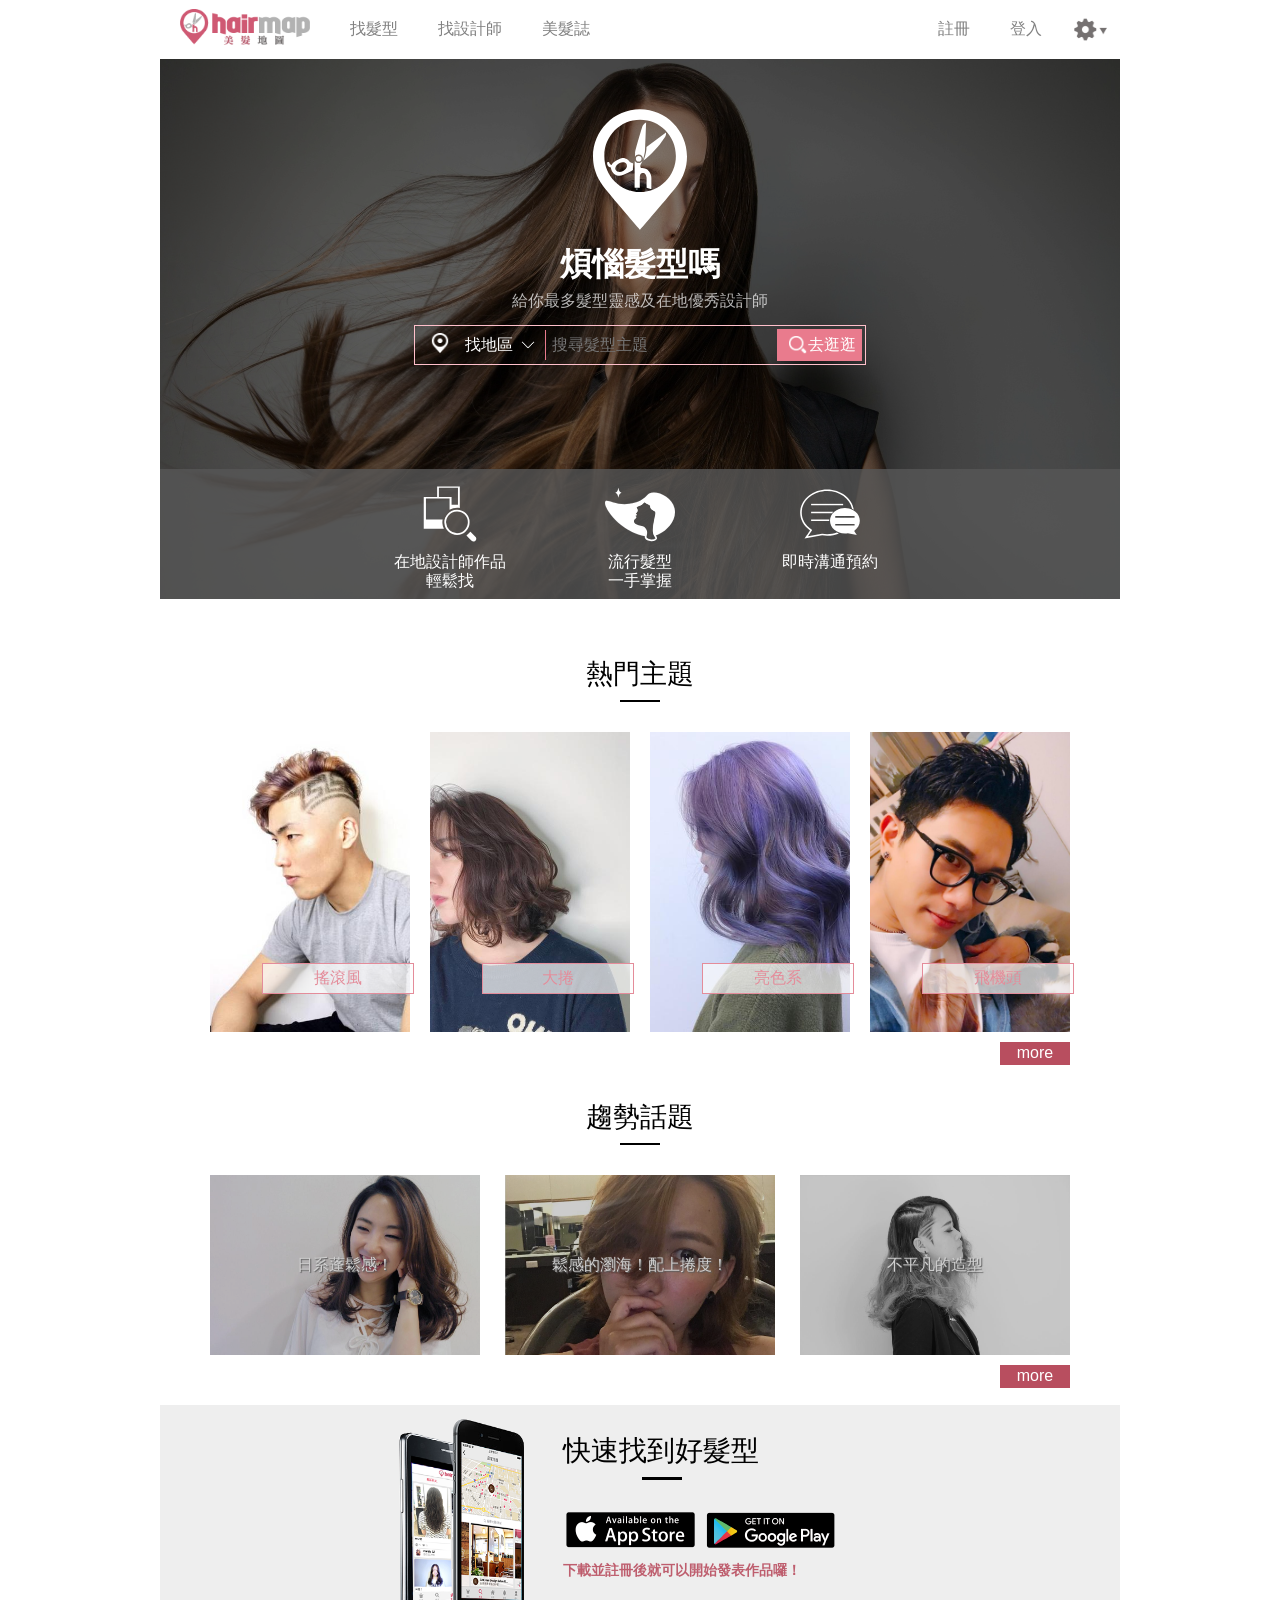
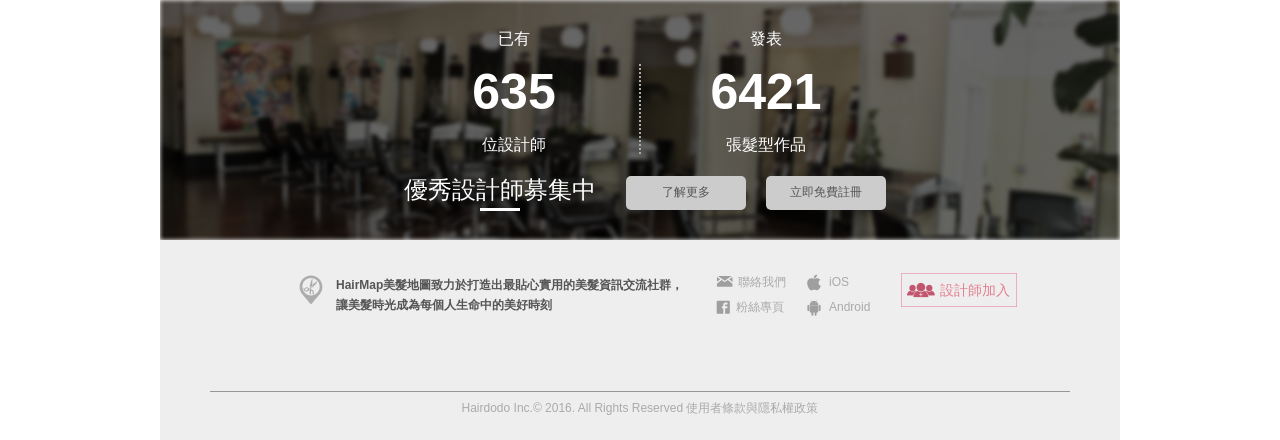
<file: index.html>
<!DOCTYPE html>
<html lang="en">

<head>
    <meta charset="UTF-8">
    <meta name="viewport" content="width=device-width, initial-scale=1.0">
    <title>HairMap</title>
    <link rel="stylesheet" href="stylesheets/normalize.css">
    <link rel="stylesheet" href="stylesheets/homepage.css">
</head>
<body>
    <nav>
        <div class="container d-flex main-menu">
            <figure class="home-logo d-flex">
                <a href=""><img src="pics_1129/logo.png" alt=""></a>
            </figure>
            <div class="d-flex right-main-menu">
                <div class="burger-menu">
                    <img src="pics_1129/burger.png" alt="" width="30px">
                </div>
                <ul class="d-flex list-unstyled middle-menu">
                    <li><a href="">找髮型</a></li>
                    <li><a href="">找設計師</a></li>
                    <li><a href="">美髮誌</a></li>
                </ul>

                <ul class="d-flex list-unstyled right-menu">
                    <li><a href="">註冊</a></li>
                    <li><a href="">登入</a></li>
                </ul>
                <figure class="setting-logo d-flex">
                    <a href=""><img src="pics_1129/setting.png" alt=""></a>
                </figure>
            </div>
        </div>
        </div>
    </nav>
    <div class="main-picture">
        <div class="container">
            <figure class="main-back-picture">
                <img src="images/long-hair.jpg" alt="">
            </figure>
            <div class="main-second-layer">
                <figure>
                    <img src="images/logo_icon_g.svg" alt="">
                </figure>
                <h1 class="content1">煩惱髮型嗎</h1>
                <h1 class="content2">簡單預約 隨時有型</h1>
                <h4>給你最多髮型靈感及在地優秀設計師</h4>

                <div class="input-box">
                    <figure>
                        <img src="pics_1129/icon_searchbar_location.png" alt="">
                    </figure>

                    <select name="Cities" id="">找地區
                        <option class="instruct1" value="Taipei">找地區</option>
                        <option value="Taipei">台北市</option>
                        <option value="Taipei">桃園市</option>
                        <option value="Taipei">台南市</option>
                        <option value="Taipei">基隆市</option>
                    </select>
                    <input type="text" placeholder="搜尋髮型主題">
                    <button><img src="pics_1129/icon_searchbar_search.png" alt="">去逛逛</button>
                </div>
            </div>
            <div class="up-layer d-flex">
                <figure>
                    <a href=""><img src="pics_1129/icon_search.svg" alt=""><span
                            class="span-disappear">在地</span>設計師作品<br>輕鬆找</a>
                </figure>
                <figure>
                    <a href=""><img src="pics_1129/icon_fashion.svg" alt="">流行髮型<br>一手掌握</a>
                </figure>
                <figure>
                    <a href=""><img src="pics_1129/icon_book.svg" alt="">即時溝通<span
                            class="span-disappear">預約</span><br><span class="span-appear">快速預約</span></a>
                </figure>
            </div>
        </div>
    </div>
    <div class="pop-themes">
        <div class="container2">
            <h2 class="h2-adjust">熱門<span class="span-disappear">主題</span></span><span class="span-appear">髮型</span>
            </h2>
            <div class="d-flex">
                <figure>
                    <a href=""><img src="images/141965.jpg" alt=""></a>
                    <a class="img-caption" href="">搖滾風</a>
                </figure>
                <figure>
                    <a href=""><img src="images/128141.jpg" alt=""></a>
                    <a class="img-caption" href="">大捲</a>
                </figure>
                <figure>
                    <a href=""><img src="images/138974.jpg" alt=""></a>
                    <a class="img-caption" href="">亮色系</a>
                </figure>
                <figure>
                    <a href=""><img src="images/14366_18.jpg" alt=""></a>
                    <a class="img-caption" href="">飛機頭</a>
                </figure>
            </div>
            <div class="more"><a href="">more</a></div>

        </div>
    </div>
    <div class="pop-designers">
        <div class="container2">
            <h2 class="h2-adjust">人氣設計師</h2>
            <div class="d-flex">
                <figure>
                    <a class="pic-circle" href="">
                        <img src="images/avataaars.png" alt="">
                        <h5>Angus 怡龍</h5>
                    </a>
                    <p class="img-caption" href="">40則貼文<br>65人追蹤</p>
                </figure>
                <figure>
                    <a class="pic-circle" href="">
                        <img src="images/avataaars-2.png" alt="">
                        <h5>Ian Chao</h5>
                    </a>
                    <p class="img-caption" href="">88則貼文<br>172人追蹤</p>
                </figure>
                <figure>
                    <a class="pic-circle" href="">
                        <img src="images/avataaars-3.png" alt="">
                        <h5>阿毛</h5>
                    </a>
                    <p class="img-caption" href="">33則貼文<br>87人追蹤</p>
                </figure>
                <figure>
                    <a class="pic-circle" href="">
                        <img src="images/avataaars-4.png" alt="">
                        <h5>Ethan Chang</h5>
                    </a>
                    <p class="img-caption" href="">81則貼文<br>57人追蹤</p>
                </figure>
            </div>
            <div class="more"><a href="">more</a></div>

        </div>
    </div>
    <div class="trend">
        <div class="container2">
            <h2 class="h2-adjust">趨勢話題</h2>
            <div class="d-flex">
                <figure>
                    <a href=""><img src="images/9344.jpg" alt=""></a>
                    <a class="img-caption" href="">日系蓬鬆感！</a>
                </figure>
                <figure>
                    <a href=""><img src="images/9743_2.jpg" alt=""></a>
                    <a class="img-caption" href="">鬆感的瀏海！配上捲度！</a>
                </figure>
                <figure>
                    <a href=""><img src="images/11155.jpg" alt=""></a>
                    <a class="img-caption" href="">不平凡的造型</a>
                </figure>
            </div>
            <div class="more"><a href="">more</a></div>
        </div>
    </div>
    <footer>
        <div class="container">
            <div class="up-footer d-flex">
                <figure class="phone-pic">
                    <img src="images/phones.png" alt="">
                </figure>
                <div class="up-right">
                    <h1 class="h1-adjust">快速找到好髮型</h1>
                    <figure>
                        <a href=""><img src="pics_1129/btn_app_ios.png" alt=""></a>
                        <a href=""><img src="pics_1129/btn_app_android.png" alt=""></a>
                    </figure>
                    <h4><span class="span-disappear">下載並註冊後就可以開始發表作品囉！</span></h4>
                </div>
            </div>
            <div class="middle-footer">
                <figure>
                    <img src="images/slide2.jpg" alt="">
                </figure>

                <div class="up-num d-flex">
                    <div class="left-num">
                        <div>已有</div>
                        <div class="data-left">
                            <h1>635</h1>
                            <div>位設計師</div>
                        </div>
                    </div>
                    <div class="right-num">
                        <div>發表</div>
                        <div>
                            <h1>6421</h1>
                            <div>張髮型作品</div>
                        </div>
                    </div>
                </div>
                <div class="recruitment d-flex">
                    <h1 class="h1-adjust">優秀設計師募集中</h1>
                    <a class="register" href="">了解更多</a>
                    <a class="register" href="">立即免費註冊</a>

                </div>
            </div>
            <div class="below-footer">
                <div class="inner-below-footer d-flex">
                    <div class="slogan d-flex">
                        <h6>HairMap美髮地圖致力於打造出最貼心實用的美髮資訊交流社群，讓美髮時光成為每個人生命中的美好時刻</h6>
                    </div>
                    <div class="fan-page d-flex">
                        <a class="contact" href="">聯絡我們</a>
                        <a class="iOS" href="">iOS</a>
                        <a class="fb-page" href="">粉絲專頁</a>
                        <a class="Android" href="">Android</a>
                    </div>
                    <a class="designer-recruit" href="">
                        <div>設計師加入</div>
                    </a>
                </div>
                <div class="copywright">Hairdodo Inc.© 2016. All Rights Reserved <a href="">使用者條款與隱私權政策</a></div>
            </div>
        </div>
    </footer>
</body>
</html>
</file>
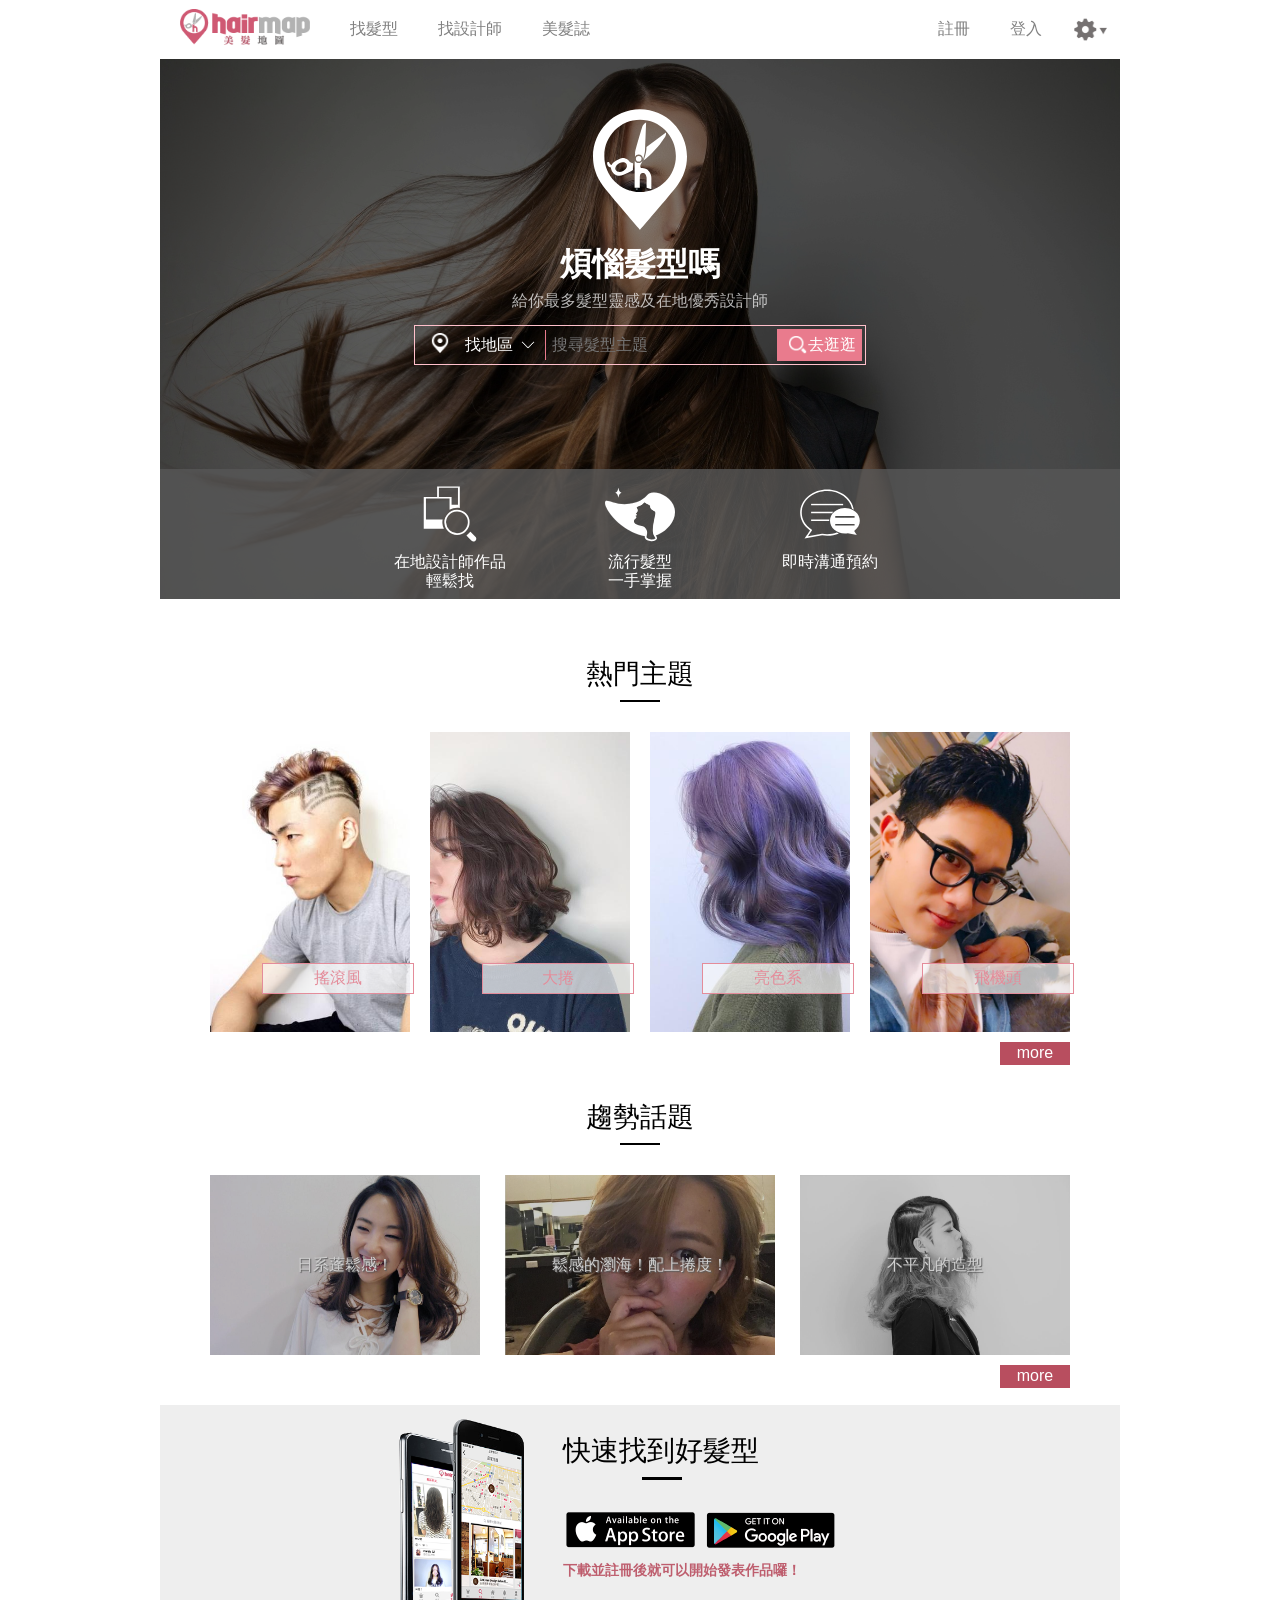
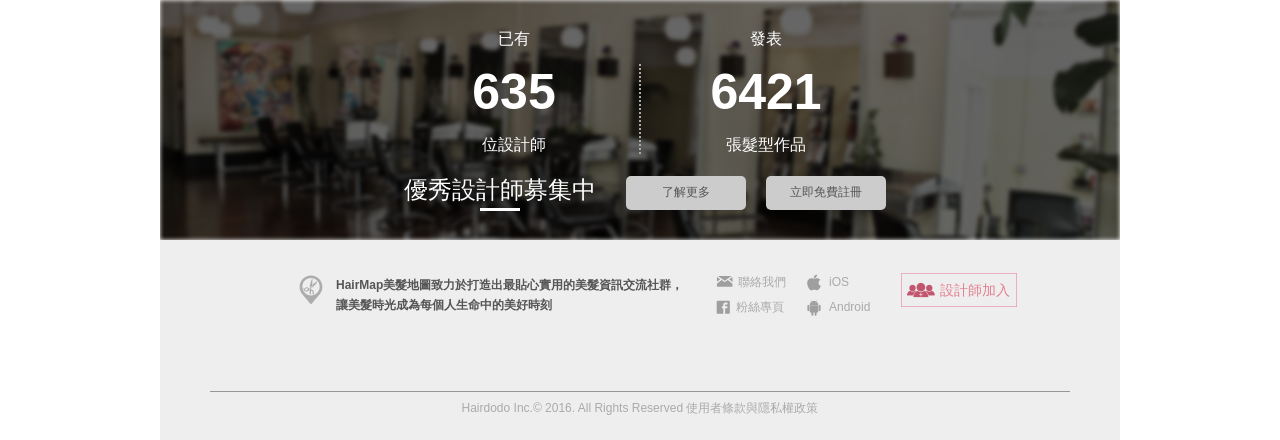
<file: hompage.html>
<!DOCTYPE html>
<html lang="en">

<head>
    <meta charset="UTF-8">
    <meta name="viewport" content="width=device-width, initial-scale=1.0">
    <title>HairMap</title>
    <link rel="stylesheet" href="Style/normalize.css">
    <link rel="stylesheet" href="Style/homepage.css">
</head>
<body>
    <nav>
        <div class="container d-flex main-menu">
            <figure class="home-logo d-flex">
                <a href=""><img src="pics_1129/logo.png" alt=""></a>
            </figure>
            <div class="d-flex right-main-menu">
                <div class="burger-menu">
                    <img src="pics_1129/burger.png" alt="" width="30px">
                </div>
                <ul class="d-flex list-unstyled middle-menu">
                    <li><a href="">找髮型</a></li>
                    <li><a href="">找設計師</a></li>
                    <li><a href="">美髮誌</a></li>
                </ul>

                <ul class="d-flex list-unstyled right-menu">
                    <li><a href="">註冊</a></li>
                    <li><a href="">登入</a></li>
                </ul>
                <figure class="setting-logo d-flex">
                    <a href=""><img src="pics_1129/setting.png" alt=""></a>
                </figure>
            </div>
        </div>
        </div>
    </nav>
    <div class="main-picture">
        <div class="container">
            <figure class="main-back-picture">
                <img src="images/long-hair.jpg" alt="">
            </figure>
            <div class="main-second-layer">
                <figure>
                    <img src="images/logo_icon_g.svg" alt="">
                </figure>
                <h1 class="content1">煩惱髮型嗎</h1>
                <h1 class="content2">簡單預約 隨時有型</h1>
                <h4>給你最多髮型靈感及在地優秀設計師</h4>

                <div class="input-box">
                    <figure>
                        <img src="pics_1129/icon_searchbar_location.png" alt="">
                    </figure>

                    <select name="Cities" id="">找地區
                        <option class="instruct1" value="Taipei">找地區</option>
                        <option value="Taipei">台北市</option>
                        <option value="Taipei">桃園市</option>
                        <option value="Taipei">台南市</option>
                        <option value="Taipei">基隆市</option>
                    </select>
                    <input type="text" placeholder="搜尋髮型主題">
                    <button><img src="pics_1129/icon_searchbar_search.png" alt="">去逛逛</button>
                </div>
            </div>
            <div class="up-layer d-flex">
                <figure>
                    <a href=""><img src="pics_1129/icon_search.svg" alt=""><span
                            class="span-disappear">在地</span>設計師作品<br>輕鬆找</a>
                </figure>
                <figure>
                    <a href=""><img src="pics_1129/icon_fashion.svg" alt="">流行髮型<br>一手掌握</a>
                </figure>
                <figure>
                    <a href=""><img src="pics_1129/icon_book.svg" alt="">即時溝通<span
                            class="span-disappear">預約</span><br><span class="span-appear">快速預約</span></a>
                </figure>
            </div>
        </div>
    </div>
    <div class="pop-themes">
        <div class="container2">
            <h2 class="h2-adjust">熱門<span class="span-disappear">主題</span></span><span class="span-appear">髮型</span>
            </h2>
            <div class="d-flex">
                <figure>
                    <a href=""><img src="images/141965.jpg" alt=""></a>
                    <a class="img-caption" href="">搖滾風</a>
                </figure>
                <figure>
                    <a href=""><img src="images/128141.jpg" alt=""></a>
                    <a class="img-caption" href="">大捲</a>
                </figure>
                <figure>
                    <a href=""><img src="images/138974.jpg" alt=""></a>
                    <a class="img-caption" href="">亮色系</a>
                </figure>
                <figure>
                    <a href=""><img src="images/14366_18.jpg" alt=""></a>
                    <a class="img-caption" href="">飛機頭</a>
                </figure>
            </div>
            <div class="more"><a href="">more</a></div>

        </div>
    </div>
    <div class="pop-designers">
        <div class="container2">
            <h2 class="h2-adjust">人氣設計師</h2>
            <div class="d-flex">
                <figure>
                    <a class="pic-circle" href="">
                        <img src="images/avataaars.png" alt="">
                        <h5>Angus 怡龍</h5>
                    </a>
                    <p class="img-caption" href="">40則貼文<br>65人追蹤</p>
                </figure>
                <figure>
                    <a class="pic-circle" href="">
                        <img src="images/avataaars-2.png" alt="">
                        <h5>Ian Chao</h5>
                    </a>
                    <p class="img-caption" href="">88則貼文<br>172人追蹤</p>
                </figure>
                <figure>
                    <a class="pic-circle" href="">
                        <img src="images/avataaars-3.png" alt="">
                        <h5>阿毛</h5>
                    </a>
                    <p class="img-caption" href="">33則貼文<br>87人追蹤</p>
                </figure>
                <figure>
                    <a class="pic-circle" href="">
                        <img src="images/avataaars-4.png" alt="">
                        <h5>Ethan Chang</h5>
                    </a>
                    <p class="img-caption" href="">81則貼文<br>57人追蹤</p>
                </figure>
            </div>
            <div class="more"><a href="">more</a></div>

        </div>
    </div>
    <div class="trend">
        <div class="container2">
            <h2 class="h2-adjust">趨勢話題</h2>
            <div class="d-flex">
                <figure>
                    <a href=""><img src="images/9344.jpg" alt=""></a>
                    <a class="img-caption" href="">日系蓬鬆感！</a>
                </figure>
                <figure>
                    <a href=""><img src="images/9743_2.jpg" alt=""></a>
                    <a class="img-caption" href="">鬆感的瀏海！配上捲度！</a>
                </figure>
                <figure>
                    <a href=""><img src="images/11155.jpg" alt=""></a>
                    <a class="img-caption" href="">不平凡的造型</a>
                </figure>
            </div>
            <div class="more"><a href="">more</a></div>
        </div>
    </div>
    <footer>
        <div class="container">
            <div class="up-footer d-flex">
                <figure class="phone-pic">
                    <img src="images/phones.png" alt="">
                </figure>
                <div class="up-right">
                    <h1 class="h1-adjust">快速找到好髮型</h1>
                    <figure>
                        <a href=""><img src="pics_1129/btn_app_ios.png" alt=""></a>
                        <a href=""><img src="pics_1129/btn_app_android.png" alt=""></a>
                    </figure>
                    <h4><span class="span-disappear">下載並註冊後就可以開始發表作品囉！</span></h4>
                </div>
            </div>
            <div class="middle-footer">
                <figure>
                    <img src="images/slide2.jpg" alt="">
                </figure>

                <div class="up-num d-flex">
                    <div class="left-num">
                        <div>已有</div>
                        <div class="data-left">
                            <h1>635</h1>
                            <div>位設計師</div>
                        </div>
                    </div>
                    <div class="right-num">
                        <div>發表</div>
                        <div>
                            <h1>6421</h1>
                            <div>張髮型作品</div>
                        </div>
                    </div>
                </div>
                <div class="recruitment d-flex">
                    <h1 class="h1-adjust">優秀設計師募集中</h1>
                    <a class="register" href="">了解更多</a>
                    <a class="register" href="">立即免費註冊</a>

                </div>
            </div>
            <div class="below-footer">
                <div class="inner-below-footer d-flex">
                    <div class="slogan d-flex">
                        <h6>HairMap美髮地圖致力於打造出最貼心實用的美髮資訊交流社群，讓美髮時光成為每個人生命中的美好時刻</h6>
                    </div>
                    <div class="fan-page d-flex">
                        <a class="contact" href="">聯絡我們</a>
                        <a class="iOS" href="">iOS</a>
                        <a class="fb-page" href="">粉絲專頁</a>
                        <a class="Android" href="">Android</a>
                    </div>
                    <a class="designer-recruit" href="">
                        <div>設計師加入</div>
                    </a>
                </div>
                <div class="copywright">Hairdodo Inc.© 2016. All Rights Reserved <a href="">使用者條款與隱私權政策</a></div>
            </div>
        </div>
    </footer>
</body>
</html>
</file>
<file: stylesheets/homepage.css>
.list-unstyled {
            list-style: none;
        }

        .list-unstyled li a {
            text-decoration: none;
        }

        .d-flex {
            display: flex;
        }

        .h2-adjust {
            margin: 0 0 30px 0;
            width: 100%;
            font-weight: normal;
            font-size: 27px;
            text-align: center;
        }

        .h2-adjust::after {
            content: "";
            display: block;
            width: 40px;
            height: 2px;
            margin: 10px auto 0;
            background-color: black;
        }

        .h1-adjust::after {
            content: "";
            display: block;
            width: 40px;
            height: 3px;
            margin: 10px auto 0;
            background-color: black;
        }

        .more {
            position: relative;
            height: 50px;
        }

        .more a {
            display: block;
            position: absolute;
            right: 0;
            width: 50px;
            padding: 2px 10px;
            margin: 10px 5px;
            text-align: center;
            background-color: rgb(184, 78, 95);
            text-decoration: none;
            color: white;
        }

        .more a:hover {
            filter: brightness(120%);
        }

        .container {
            /* background-color: rgb(138, 150, 150); */
            position: relative;
            max-width: 960px;
            margin: 0 auto;
        }

        .container2 {
            position: relative;
            max-width: 870px;
            margin: 0 auto;
        }

        .span-appear {
            display: none;
        }

        .pop-designers {
            display: none;
        }


        /* 最上面nav表單 */
        .home-logo,
        .middle-menu,
        .right-menu {
            align-items: center;
            margin: 0;
            padding: 0;
        }

        .main-menu a {
            display: block;
            padding: 20px;
            color: gray;
        }

        .right-main-menu {
            width: calc(100% - 170px);
        }

        .burger-menu {
            display: none;
        }

        .home-logo a {
            padding: 9px 20px;
        }

        .home-logo img {
            width: 130px;
        }

        .middle-menu {
            flex-grow: 1;
        }

        .content2 {
            display: none;
        }

        .setting-logo {
            align-items: center;
            margin: 0;
        }

        .setting-logo a {
            width: 50px;
            height: 50px;
            padding: 4px;
        }

        .setting-logo a img {
            width: 100%;
            height: 100%;
            object-fit: cover;
        }

        .main-menu a:hover {
            background-color: #ccc;
            color: #ffffff
        }

        @media screen and (max-width: 768px) {
            .main-menu {
                display: block;
            }

            .burger-menu {
                display: block;
                position: absolute;
                top: -58px;
                right: 0;
            }

            .burger-menu:hover {
                cursor: pointer;
            }

            .burger-menu img {
                padding: 12px;
            }

            .right-main-menu {
                position: absolute;
                width: 100%;
                justify-content: flex-end;
            }

            .right-main-menu:hover {
                position: absolute;
                z-index: 1;
                background-color: rgba(199, 199, 199, 0.8);
            }

            .right-main-menu a {
                color: #414141;
                padding: 20px 0;
                text-align: center;
            }

            .setting-logo a {
                padding: 4px 0px
            }

            .middle-menu {
                flex-grow: 2;
            }

            .right-menu {
                flex-grow: 1;
            }

            .middle-menu li {
                flex-grow: 1;
            }

            .right-menu li {
                flex-grow: 1;
            }


        }


        /* 中間圖片層 */
        .main-picture {
            overflow: hidden;
            position: relative;
            z-index: 0;

        }

        .main-back-picture {
            margin: 0;
            filter: brightness(.5);
        }

        .main-back-picture img {
            display: block;
            width: 100%;
        }

        @media screen and (max-width: 768px) {
            .main-back-picture {
                width: 100vw;
                height: 68vw;
            }

            .main-back-picture img {
                width: 100%;
                height: 100%;
                object-fit: cover;
            }
        }

        /* 中間大圖第二層 */
        .main-second-layer {
            position: absolute;
            top: 0;
            width: 100%;
            height: 100%;
            margin: auto;
            text-align: center;
            color: white;
        }

        .main-second-layer img {
            width: 13%;
            filter: brightness(2);
        }

        .main-second-layer figure {
            margin: 5% 0 1% 0;
        }

        .main-second-layer h1 {
            margin: 0px 0 10px 0;
        }

        .main-second-layer h4 {
            margin: 0px 0 10px 0;
            font-weight: lighter;
            opacity: .7;
        }

        @media screen and (max-width: 768px) {
            .main-second-layer {
                margin-top: 4%;
            }

            .content1 {
                display: none;
            }

            .content2 {
                display: block;
                font-size: 28px;
            }

            .main-second-layer h4 {
                font-size: 13px;
                margin-bottom: 6px;
            }
        }

        /* 輸入欄位 */
        .input-box {
            display: flex;
            align-items: center;
            width: 450px;
            margin: 1.5% auto;
            border: 1px solid pink;
        }

        .input-box img {
            width: 20px;
        }

        .input-box figure {
            margin: 5px 15px;
        }

        .input-box select {
            width: 70px;
            -webkit-appearance: none;
            margin-right: 10px;
            background-color: transparent;
            color: white;
            border: none;
            background: url("../pics_1129/icons8-expand-arrow-50.png") no-repeat right center;
            background-size: 20%;
            cursor: pointer;
        }

        .input-box select option {
            background-color: transparent;
            height: 100%;
        }

        .input-box input {
            color: white;
            background-color: transparent;
            flex-grow: 1;
            padding: 6px;
            /* align-self: stretch; */
            border: none;
            border-left: 1px solid rgb(233, 123, 141);
        }

        .input-box button {
            display: flex;
            align-items: center;
            padding: 6px;
            color: white;
            background-color: rgb(233, 123, 141);
            margin: 3px 3px;
            border: none;
            border-left: 5px solid transparent;
        }

        .input-box button:hover {
            border-left: 5px solid rgb(190, 76, 76);
            filter: brightness(1.1);
            cursor: pointer;
        }

        @media screen and (max-width: 768px) {
            .input-box {
                position: relative;
                width: 86%;
                margin-top: 2%;
            }

            .input-box figure {
                margin: 5px 0 5px 2%;
            }

            .input-box select {
                width: 60px;
                margin: 0 5% 0 3%;
                background-size: 12%;
            }

            .input-box input {
                flex-grow: 4;
                min-width: 0;
            }

            .input-box button {
                position: absolute;
                left: 0;
                top: 35px;
                margin: 3px 0;
                width: 100%;
                justify-content: center;
                border-left: none;
            }

            .input-box button:hover {
                border-left: none;
                border-bottom: 3px solid rgb(190, 76, 76);
            }
        }

        /* 中間大圖最下面連結 */
        .up-layer {
            position: absolute;
            width: 100%;
            height: 130px;
            bottom: 0;
            background-color: rgba(87, 87, 87, .8);
            justify-content: center;
        }

        .up-layer figure {
            width: 150px;
            margin: 0 20px;
        }

        .up-layer figure a {
            display: block;
            text-decoration: none;
            text-align: center;
            height: calc(100% - 20px);
            padding: 10px;
            color: white;
        }

        .up-layer figure a img {
            width: calc(100% - 60px);
            margin: 0 30px;
        }

        .up-layer a:hover {
            background-color: rgb(156, 156, 156);
        }

        .span-appear {
            display: none;
        }

        @media screen and (max-width: 768px) {
            .up-layer {
                height: 420px;
                position: relative;
                flex-direction: column;
                align-items: center;
                background-color: rgb(34, 34, 34);
            }

            .up-layer figure {
                width: 100%;
                height: 140px;
            }

            .up-layer figure a img {
                display: block;
                margin: auto;
                width: 85px;
            }
        }

        /* 熱門主題 */
        .pop-themes {
            margin: 60px 0 0 0;
        }

        .pop-themes .d-flex {
            justify-content: space-between;
        }

        .pop-themes figure {
            position: relative;
            width: 200px;
            height: 300px;
            margin: 0 5px;
        }

        .pop-themes figure img {
            width: 100%;
            height: 100%;
            object-fit: cover;
        }

        .pop-themes figure .img-caption {
            position: absolute;
            top: 77%;
            left: 26%;
            text-decoration: none;
            color: rgb(228, 140, 154);
            width: 70%;
            background-color: rgba(253, 253, 253, .7);
            border: 1px solid rgb(228, 140, 154);
            text-align: center;
            padding: 5px;
        }

        .pop-themes figure:hover, .pop-designers figure a:hover{
            opacity: .5;
        }

        @media screen and (max-width: 768px) {
            .pop-themes .d-flex{
                flex-wrap: wrap;
            }

            .pop-themes figure {
                width: calc(50% - 16px);
                height: 232px;
                margin: 8px;
            }

            .pop-themes figure .img-caption {
                left: 100%;
                transform: translateX(calc(-100% + 5px));
            }

            .pop-designers {
                display: block;
                margin: 16px 0 0;
            }

            .pop-designers .d-flex {
                justify-content: center;
                flex-wrap: wrap;
            }
            .pop-designers figure{
                margin: 0 0 10px;
            }
            .pop-designers figure .pic-circle{
                position: relative;
                display: block;
                width: calc(49vw - 16px);
                height: calc(49vw - 16px);
                margin: 8px;
                -webkit-clip-path:circle(50% at 50% 50%);
            }
            
            .pop-designers figure .pic-circle img {
                width: 100%;
                height: 100%;
                object-fit: cover;
            }

            .pop-designers figure .pic-circle h5{
                position: absolute;
                bottom: 6vw;
                left: 50%;
                transform: translateX(-50%);
                margin: 0;
                font-size: 3.5vw;
                color: rgb(0, 0, 0);
                text-shadow: 1px 0 3px rgb(92, 92, 92);
            }
            
            .pop-designers figure .img-caption {
                text-align: center;
                font-size: 2.5vw;
                font-family:sans-serif;
                color: rgb(124, 124, 124);
                line-height: 4vw;
                margin: 0;
            }
        }

        /* 趨勢話題 */
        .trend {
            margin: 20px 0 0 0;
        }

        .trend .d-flex {
            justify-content: space-between;
        }

        .trend figure {
            position: relative;
            width: 270px;
            height: 180px;
            margin: 0 5px;
            flex-direction: ;
        }

        .trend figure img {
            width: 100%;
            height: 100%;
            object-fit: cover;
            filter: brightness(.8);
        }


        .trend .img-caption {
            display: block;
            position: absolute;
            top: 50%;
            left: 50%;
            transform: translate(-50%, -50%);
            text-decoration: none;
            color: rgb(207, 207, 207);
            white-space: nowrap;
            text-shadow: 1px 1px 1px rgb(92, 92, 92);
        }

        .trend figure:hover {
            opacity: .5;
            filter: brightness(1.1);
        }

        @media screen and (max-width: 768px) {
            .trend .d-flex {
                flex-direction: column;
            }

            .trend figure {
                width: calc(100% - 16px);
                margin: 0 8px 10px;
            }
        }

        /* footer */
        /* up footer */
        .up-footer {
            height: 195px;
            background-color: #eee;
        }

        .phone-pic {
            width: 42%;
            margin: 0;
        }

        .phone-pic img {
            width: 100%;
            height: 100%;
            object-fit: contain;
            object-position: right;
        }

        .up-right {
            width: 58%;
            margin: 0;
        }

        .up-right h1 {
            margin: 30px 0;
            font-weight: normal;
            font-size: 28px;
            width: 198px;
        }

        .up-right figure {
            margin: 16px 0 7px;
        }

        .up-right figure a:hover {
            opacity: .8;
        }

        .up-right h4 {
            margin: 0;
            font-size: 14px;
            color: rgb(190, 94, 110);
        }

        @media screen and (max-width: 768px) {
            .up-footer {
                justify-content: center;
            }

            .phone-pic {
                position: relative;
                width: 180px;
            }

            .phone-pic img {
                object-fit: cover;
                object-position: 3px;
            }

            .up-right {
                width: 171px;
            }

            .up-right h1 {
                width: 171px;
                font-size: 24px;
                margin: 30px 0 10px;
            }

            .up-right figure {
                margin: 0;
            }

            .up-right figure a {
                display: block;
                width: 136px;
                margin: auto;
            }
        }

        /* middle footer */
        .middle-footer {
            position: relative;
            overflow: hidden;
        }

        .middle-footer figure {
            width: 100%;
            height: 240px;
            margin: 0;
            filter: blur(2px) brightness(.4) saturate(.5);
        }

        .middle-footer figure img {
            width: 100%;
            height: 100%;
            object-fit: cover;
        }

        .up-num {
            position: absolute;
            top: 30px;
            width: 100%;
            justify-content: center;
        }

        .left-num div,
        .right-num div {
            width: 250px;
            text-align: center;
            color: white;
        }

        .up-num h1 {
            font-size: 50px;
            margin: 15px 0;
        }

        .data-left {
            border-right: 2px dotted #aaa;
        }

        .recruitment {
            position: absolute;
            bottom: 20px;
            width: 100%;
            justify-content: center;
            align-items: center;
        }

        .recruitment h1 {
            color: white;
            font-size: 24px;
            font-weight: normal;
            margin: 0 20px;
        }

        .recruitment .h1-adjust::after {
            background-color: white;
            margin: 4px auto 0;
        }


        .recruitment .register {
            display: block;
            width: 100px;
            padding: 10px;
            border-radius: 5px;
            text-decoration: none;
            margin: 10px;
            text-align: center;
            font-size: 12px;
            color: #555555;
            background-color: #ccc;
        }

        .recruitment .register:hover {
            filter: brightness(120%);
        }

        @media screen and (max-width: 768px) {
            .middle-footer figure {
                height: 456px;
            }

            .up-num {
                flex-direction: column;
                align-items: center;
            }

            .left-num,
            .right-num {
                margin: 0 0 30px;
            }

            .data-left {
                border-right: none;
            }

            .recruitment {
                flex-wrap: wrap;
            }

            .recruitment h1 {
                width: 100%;
                text-align: center;
                margin: 0 0 10px;
            }

            .recruitment .register {
                width: 40%;
                margin: 10px 1%;
                border-radius: 0;
            }
        }

        /* below footer */

        .below-footer {
            position: relative;
            width: calc(100% - 100px);
            height: 160px;
            background-color: #eee;
            padding: 30px 50px 10px 50px;
        }

        .inner-below-footer {
            padding: 0 5% 0 10%;
        }

        .slogan {
            width: calc(100% - 192px - 135px);
            margin-right: 16px;
            color: #555555;
            align-self: center;
        }

        .slogan::before {
            display: block;
            content: "";
            background: url(../images/logo_icon_g.svg) no-repeat;
            background-size: cover;
            width: 30px;
            height: 30px;
        }

        .slogan h6 {
            width: calc(100% - 50px);
            font-size: 12px;
            margin: 0 10px 0 10px;
            line-height: 20px;
        }

        .fan-page {
            width: 176px;
            height: 50px;
            flex-wrap: wrap;
        }

        .fan-page a {
            display: flex;
            width: calc(50% - 5px);
            margin-right: 5px;
            color: #aaa;
            font-size: 12px;
            align-items: center;
            text-decoration: none;
        }

        .fan-page a:hover {
            filter: brightness(120%);
        }

        .fan-page a::before {
            content: "";
            display: block;
            margin-right: 5px;
        }

        .contact::before {
            background: url(../images/email.svg);
            background-position: 0px -2px;
            width: 17px;
            height: 17px;
            background-size: cover;
        }

        .iOS::before {
            background: url(../images/ios.svg);
            width: 20px;
            height: 20px;
            background-size: cover;
        }

        .fb-page::before {
            background: url(../images/facebook_g.svg);
            width: 15px;
            height: 15px;
            background-size: cover;
        }

        .Android::before {
            background: url(../images/android.svg);
            width: 20px;
            height: 20px;
            background-size: cover;
        }

        .designer-recruit {
            display: block;
            text-decoration: none;
            height: 40px;
        }

        .designer-recruit div {
            width: 72px;
            line-height: 30px;
            padding: 5px 15px 5px 48px;
            font-size: 14px;
            color: rgb(228, 127, 144);
            background: url(../pics_1129/btn_join.png) no-repeat;
            background-position: left;
            background-size: 100%;
        }

        .designer-recruit:hover {
            filter: brightness(120%);
        }

        .copywright {
            position: absolute;
            bottom: 24px;
            width: calc(100% - 100px);
            text-align: center;
            font-size: 12px;
            color: #aaa;
            border-top: 1px solid rgb(151, 151, 151);
            padding-top: 10px;
        }

        .copywright a {
            color: #aaa;
            text-decoration: none;
        }



        @media screen and (max-width: 768px) {
            .span-disappear {
                display: none;
            }

            .span-appear {
                display: inline;
            }

            .more a {
                margin: 5px 8px;
            }

            .below-footer {
                height: 262px;
                width: 100%;
                padding: 20px 0;
            }

            .inner-below-footer {
                padding: 0;
                flex-direction: column;
                align-items: center;
            }

            .slogan {
                width: 84%;
                margin: 0;
                margin: 0 0 20px;
            }

            .fan-page {
                width: 80%;
                margin: 0 0 20px;
            }

            .fan-page a {
                width: 80px;
                margin-right: calc(50% - 80px);
                margin-bottom: 10px;
            }

            .designer-recruit {
                width: 76%;
                border: 1px solid rgb(228, 127, 144);
                justify-content: center;
                height: 30px;
            }

            .designer-recruit div {
                background-position: center;
                background-size: 128%;
                padding: 0 0 0 34px;
                margin: auto;
            }

            .copywright {
                width: 90%;
                margin: 0 5%;
            }

            .copywright a {
                display: block;
                margin-top: 5px;
            }
        }
</file>
<file: Style/homepage.css>
.list-unstyled {
            list-style: none;
        }

        .list-unstyled li a {
            text-decoration: none;
        }

        .d-flex {
            display: flex;
        }

        .h2-adjust {
            margin: 0 0 30px 0;
            width: 100%;
            font-weight: normal;
            font-size: 27px;
            text-align: center;
        }

        .h2-adjust::after {
            content: "";
            display: block;
            width: 40px;
            height: 2px;
            margin: 10px auto 0;
            background-color: black;
        }

        .h1-adjust::after {
            content: "";
            display: block;
            width: 40px;
            height: 3px;
            margin: 10px auto 0;
            background-color: black;
        }

        .more {
            position: relative;
            height: 50px;
        }

        .more a {
            display: block;
            position: absolute;
            right: 0;
            width: 50px;
            padding: 2px 10px;
            margin: 10px 5px;
            text-align: center;
            background-color: rgb(184, 78, 95);
            text-decoration: none;
            color: white;
        }

        .more a:hover {
            filter: brightness(120%);
        }

        .container {
            /* background-color: rgb(138, 150, 150); */
            position: relative;
            max-width: 960px;
            margin: 0 auto;
        }

        .container2 {
            position: relative;
            max-width: 870px;
            margin: 0 auto;
        }

        .span-appear {
            display: none;
        }

        .pop-designers {
            display: none;
        }


        /* 最上面nav表單 */
        .home-logo,
        .middle-menu,
        .right-menu {
            align-items: center;
            margin: 0;
            padding: 0;
        }

        .main-menu a {
            display: block;
            padding: 20px;
            color: gray;
        }

        .right-main-menu {
            width: calc(100% - 170px);
        }

        .burger-menu {
            display: none;
        }

        .home-logo a {
            padding: 9px 20px;
        }

        .home-logo img {
            width: 130px;
        }

        .middle-menu {
            flex-grow: 1;
        }

        .content2 {
            display: none;
        }

        .setting-logo {
            align-items: center;
            margin: 0;
        }

        .setting-logo a {
            width: 50px;
            height: 50px;
            padding: 4px;
        }

        .setting-logo a img {
            width: 100%;
            height: 100%;
            object-fit: cover;
        }

        .main-menu a:hover {
            background-color: #ccc;
            color: #ffffff
        }

        @media screen and (max-width: 768px) {
            .main-menu {
                display: block;
            }

            .burger-menu {
                display: block;
                position: absolute;
                top: -58px;
                right: 0;
            }

            .burger-menu:hover {
                cursor: pointer;
            }

            .burger-menu img {
                padding: 12px;
            }

            .right-main-menu {
                position: absolute;
                width: 100%;
                justify-content: flex-end;
            }

            .right-main-menu:hover {
                position: absolute;
                z-index: 1;
                background-color: rgba(199, 199, 199, 0.8);
            }

            .right-main-menu a {
                color: #414141;
                padding: 20px 0;
                text-align: center;
            }

            .setting-logo a {
                padding: 4px 0px
            }

            .middle-menu {
                flex-grow: 2;
            }

            .right-menu {
                flex-grow: 1;
            }

            .middle-menu li {
                flex-grow: 1;
            }

            .right-menu li {
                flex-grow: 1;
            }


        }


        /* 中間圖片層 */
        .main-picture {
            overflow: hidden;
            position: relative;
            z-index: 0;

        }

        .main-back-picture {
            margin: 0;
            filter: brightness(.5);
        }

        .main-back-picture img {
            display: block;
            width: 100%;
        }

        @media screen and (max-width: 768px) {
            .main-back-picture {
                width: 100vw;
                height: 68vw;
            }

            .main-back-picture img {
                width: 100%;
                height: 100%;
                object-fit: cover;
            }
        }

        /* 中間大圖第二層 */
        .main-second-layer {
            position: absolute;
            top: 0;
            width: 100%;
            height: 100%;
            margin: auto;
            text-align: center;
            color: white;
        }

        .main-second-layer img {
            width: 13%;
            filter: brightness(2);
        }

        .main-second-layer figure {
            margin: 5% 0 1% 0;
        }

        .main-second-layer h1 {
            margin: 0px 0 10px 0;
        }

        .main-second-layer h4 {
            margin: 0px 0 10px 0;
            font-weight: lighter;
            opacity: .7;
        }

        @media screen and (max-width: 768px) {
            .main-second-layer {
                margin-top: 4%;
            }

            .content1 {
                display: none;
            }

            .content2 {
                display: block;
                font-size: 28px;
            }

            .main-second-layer h4 {
                font-size: 13px;
                margin-bottom: 6px;
            }
        }

        /* 輸入欄位 */
        .input-box {
            display: flex;
            align-items: center;
            width: 450px;
            margin: 1.5% auto;
            border: 1px solid pink;
        }

        .input-box img {
            width: 20px;
        }

        .input-box figure {
            margin: 5px 15px;
        }

        .input-box select {
            width: 70px;
            -webkit-appearance: none;
            margin-right: 10px;
            background-color: transparent;
            color: white;
            border: none;
            background: url("../pics_1129/icons8-expand-arrow-50.png") no-repeat right center;
            background-size: 20%;
            cursor: pointer;
        }

        .input-box select option {
            background-color: transparent;
            height: 100%;
        }

        .input-box input {
            color: white;
            background-color: transparent;
            flex-grow: 1;
            padding: 6px;
            /* align-self: stretch; */
            border: none;
            border-left: 1px solid rgb(233, 123, 141);
        }

        .input-box button {
            display: flex;
            align-items: center;
            padding: 6px;
            color: white;
            background-color: rgb(233, 123, 141);
            margin: 3px 3px;
            border: none;
            border-left: 5px solid transparent;
        }

        .input-box button:hover {
            border-left: 5px solid rgb(190, 76, 76);
            filter: brightness(1.1);
            cursor: pointer;
        }

        @media screen and (max-width: 768px) {
            .input-box {
                position: relative;
                width: 86%;
                margin-top: 2%;
            }

            .input-box figure {
                margin: 5px 0 5px 2%;
            }

            .input-box select {
                width: 60px;
                margin: 0 5% 0 3%;
                background-size: 12%;
            }

            .input-box input {
                flex-grow: 4;
                min-width: 0;
            }

            .input-box button {
                position: absolute;
                left: 0;
                top: 35px;
                margin: 3px 0;
                width: 100%;
                justify-content: center;
                border-left: none;
            }

            .input-box button:hover {
                border-left: none;
                border-bottom: 3px solid rgb(190, 76, 76);
            }
        }

        /* 中間大圖最下面連結 */
        .up-layer {
            position: absolute;
            width: 100%;
            height: 130px;
            bottom: 0;
            background-color: rgba(87, 87, 87, .8);
            justify-content: center;
        }

        .up-layer figure {
            width: 150px;
            margin: 0 20px;
        }

        .up-layer figure a {
            display: block;
            text-decoration: none;
            text-align: center;
            height: calc(100% - 20px);
            padding: 10px;
            color: white;
        }

        .up-layer figure a img {
            width: calc(100% - 60px);
            margin: 0 30px;
        }

        .up-layer a:hover {
            background-color: rgb(156, 156, 156);
        }

        .span-appear {
            display: none;
        }

        @media screen and (max-width: 768px) {
            .up-layer {
                height: 420px;
                position: relative;
                flex-direction: column;
                align-items: center;
                background-color: rgb(34, 34, 34);
            }

            .up-layer figure {
                width: 100%;
                height: 140px;
            }

            .up-layer figure a img {
                display: block;
                margin: auto;
                width: 85px;
            }
        }

        /* 熱門主題 */
        .pop-themes {
            margin: 60px 0 0 0;
        }

        .pop-themes .d-flex {
            justify-content: space-between;
        }

        .pop-themes figure {
            position: relative;
            width: 200px;
            height: 300px;
            margin: 0 5px;
        }

        .pop-themes figure img {
            width: 100%;
            height: 100%;
            object-fit: cover;
        }

        .pop-themes figure .img-caption {
            position: absolute;
            top: 77%;
            left: 26%;
            text-decoration: none;
            color: rgb(228, 140, 154);
            width: 70%;
            background-color: rgba(253, 253, 253, .7);
            border: 1px solid rgb(228, 140, 154);
            text-align: center;
            padding: 5px;
        }

        .pop-themes figure:hover, .pop-designers figure a:hover{
            opacity: .5;
        }

        @media screen and (max-width: 768px) {
            .pop-themes .d-flex{
                flex-wrap: wrap;
            }

            .pop-themes figure {
                width: calc(50% - 16px);
                height: 232px;
                margin: 8px;
            }

            .pop-themes figure .img-caption {
                left: 100%;
                transform: translateX(calc(-100% + 5px));
            }

            .pop-designers {
                display: block;
                margin: 16px 0 0;
            }

            .pop-designers .d-flex {
                justify-content: center;
                flex-wrap: wrap;
            }
            .pop-designers figure{
                margin: 0 0 10px;
            }
            .pop-designers figure .pic-circle{
                position: relative;
                display: block;
                width: calc(49vw - 16px);
                height: calc(49vw - 16px);
                margin: 8px;
                -webkit-clip-path:circle(50% at 50% 50%);
            }
            
            .pop-designers figure .pic-circle img {
                width: 100%;
                height: 100%;
                object-fit: cover;
            }

            .pop-designers figure .pic-circle h5{
                position: absolute;
                bottom: 6vw;
                left: 50%;
                transform: translateX(-50%);
                margin: 0;
                font-size: 3.5vw;
                color: rgb(0, 0, 0);
                text-shadow: 1px 0 3px rgb(92, 92, 92);
            }
            
            .pop-designers figure .img-caption {
                text-align: center;
                font-size: 2.5vw;
                font-family:sans-serif;
                color: rgb(124, 124, 124);
                line-height: 4vw;
                margin: 0;
            }
        }

        /* 趨勢話題 */
        .trend {
            margin: 20px 0 0 0;
        }

        .trend .d-flex {
            justify-content: space-between;
        }

        .trend figure {
            position: relative;
            width: 270px;
            height: 180px;
            margin: 0 5px;
            flex-direction: ;
        }

        .trend figure img {
            width: 100%;
            height: 100%;
            object-fit: cover;
            filter: brightness(.8);
        }


        .trend .img-caption {
            display: block;
            position: absolute;
            top: 50%;
            left: 50%;
            transform: translate(-50%, -50%);
            text-decoration: none;
            color: rgb(207, 207, 207);
            white-space: nowrap;
            text-shadow: 1px 1px 1px rgb(92, 92, 92);
        }

        .trend figure:hover {
            opacity: .5;
            filter: brightness(1.1);
        }

        @media screen and (max-width: 768px) {
            .trend .d-flex {
                flex-direction: column;
            }

            .trend figure {
                width: calc(100% - 16px);
                margin: 0 8px 10px;
            }
        }

        /* footer */
        /* up footer */
        .up-footer {
            height: 195px;
            background-color: #eee;
        }

        .phone-pic {
            width: 42%;
            margin: 0;
        }

        .phone-pic img {
            width: 100%;
            height: 100%;
            object-fit: contain;
            object-position: right;
        }

        .up-right {
            width: 58%;
            margin: 0;
        }

        .up-right h1 {
            margin: 30px 0;
            font-weight: normal;
            font-size: 28px;
            width: 198px;
        }

        .up-right figure {
            margin: 16px 0 7px;
        }

        .up-right figure a:hover {
            opacity: .8;
        }

        .up-right h4 {
            margin: 0;
            font-size: 14px;
            color: rgb(190, 94, 110);
        }

        @media screen and (max-width: 768px) {
            .up-footer {
                justify-content: center;
            }

            .phone-pic {
                position: relative;
                width: 180px;
            }

            .phone-pic img {
                object-fit: cover;
                object-position: 3px;
            }

            .up-right {
                width: 171px;
            }

            .up-right h1 {
                width: 171px;
                font-size: 24px;
                margin: 30px 0 10px;
            }

            .up-right figure {
                margin: 0;
            }

            .up-right figure a {
                display: block;
                width: 136px;
                margin: auto;
            }
        }

        /* middle footer */
        .middle-footer {
            position: relative;
            overflow: hidden;
        }

        .middle-footer figure {
            width: 100%;
            height: 240px;
            margin: 0;
            filter: blur(2px) brightness(.4) saturate(.5);
        }

        .middle-footer figure img {
            width: 100%;
            height: 100%;
            object-fit: cover;
        }

        .up-num {
            position: absolute;
            top: 30px;
            width: 100%;
            justify-content: center;
        }

        .left-num div,
        .right-num div {
            width: 250px;
            text-align: center;
            color: white;
        }

        .up-num h1 {
            font-size: 50px;
            margin: 15px 0;
        }

        .data-left {
            border-right: 2px dotted #aaa;
        }

        .recruitment {
            position: absolute;
            bottom: 20px;
            width: 100%;
            justify-content: center;
            align-items: center;
        }

        .recruitment h1 {
            color: white;
            font-size: 24px;
            font-weight: normal;
            margin: 0 20px;
        }

        .recruitment .h1-adjust::after {
            background-color: white;
            margin: 4px auto 0;
        }


        .recruitment .register {
            display: block;
            width: 100px;
            padding: 10px;
            border-radius: 5px;
            text-decoration: none;
            margin: 10px;
            text-align: center;
            font-size: 12px;
            color: #555555;
            background-color: #ccc;
        }

        .recruitment .register:hover {
            filter: brightness(120%);
        }

        @media screen and (max-width: 768px) {
            .middle-footer figure {
                height: 456px;
            }

            .up-num {
                flex-direction: column;
                align-items: center;
            }

            .left-num,
            .right-num {
                margin: 0 0 30px;
            }

            .data-left {
                border-right: none;
            }

            .recruitment {
                flex-wrap: wrap;
            }

            .recruitment h1 {
                width: 100%;
                text-align: center;
                margin: 0 0 10px;
            }

            .recruitment .register {
                width: 40%;
                margin: 10px 1%;
                border-radius: 0;
            }
        }

        /* below footer */

        .below-footer {
            position: relative;
            width: calc(100% - 100px);
            height: 160px;
            background-color: #eee;
            padding: 30px 50px 10px 50px;
        }

        .inner-below-footer {
            padding: 0 5% 0 10%;
        }

        .slogan {
            width: calc(100% - 192px - 135px);
            margin-right: 16px;
            color: #555555;
            align-self: center;
        }

        .slogan::before {
            display: block;
            content: "";
            background: url(../images/logo_icon_g.svg) no-repeat;
            background-size: cover;
            width: 30px;
            height: 30px;
        }

        .slogan h6 {
            width: calc(100% - 50px);
            font-size: 12px;
            margin: 0 10px 0 10px;
            line-height: 20px;
        }

        .fan-page {
            width: 176px;
            height: 50px;
            flex-wrap: wrap;
        }

        .fan-page a {
            display: flex;
            width: calc(50% - 5px);
            margin-right: 5px;
            color: #aaa;
            font-size: 12px;
            align-items: center;
            text-decoration: none;
        }

        .fan-page a:hover {
            filter: brightness(120%);
        }

        .fan-page a::before {
            content: "";
            display: block;
            margin-right: 5px;
        }

        .contact::before {
            background: url(../images/email.svg);
            background-position: 0px -2px;
            width: 17px;
            height: 17px;
            background-size: cover;
        }

        .iOS::before {
            background: url(../images/ios.svg);
            width: 20px;
            height: 20px;
            background-size: cover;
        }

        .fb-page::before {
            background: url(../images/facebook_g.svg);
            width: 15px;
            height: 15px;
            background-size: cover;
        }

        .Android::before {
            background: url(../images/android.svg);
            width: 20px;
            height: 20px;
            background-size: cover;
        }

        .designer-recruit {
            display: block;
            text-decoration: none;
            height: 40px;
        }

        .designer-recruit div {
            width: 72px;
            line-height: 30px;
            padding: 5px 15px 5px 48px;
            font-size: 14px;
            color: rgb(228, 127, 144);
            background: url(../pics_1129/btn_join.png) no-repeat;
            background-position: left;
            background-size: 100%;
        }

        .designer-recruit:hover {
            filter: brightness(120%);
        }

        .copywright {
            position: absolute;
            bottom: 24px;
            width: calc(100% - 100px);
            text-align: center;
            font-size: 12px;
            color: #aaa;
            border-top: 1px solid rgb(151, 151, 151);
            padding-top: 10px;
        }

        .copywright a {
            color: #aaa;
            text-decoration: none;
        }



        @media screen and (max-width: 768px) {
            .span-disappear {
                display: none;
            }

            .span-appear {
                display: inline;
            }

            .more a {
                margin: 5px 8px;
            }

            .below-footer {
                height: 262px;
                width: 100%;
                padding: 20px 0;
            }

            .inner-below-footer {
                padding: 0;
                flex-direction: column;
                align-items: center;
            }

            .slogan {
                width: 84%;
                margin: 0;
                margin: 0 0 20px;
            }

            .fan-page {
                width: 80%;
                margin: 0 0 20px;
            }

            .fan-page a {
                width: 80px;
                margin-right: calc(50% - 80px);
                margin-bottom: 10px;
            }

            .designer-recruit {
                width: 76%;
                border: 1px solid rgb(228, 127, 144);
                justify-content: center;
                height: 30px;
            }

            .designer-recruit div {
                background-position: center;
                background-size: 128%;
                padding: 0 0 0 34px;
                margin: auto;
            }

            .copywright {
                width: 90%;
                margin: 0 5%;
            }

            .copywright a {
                display: block;
                margin-top: 5px;
            }
        }
</file>
